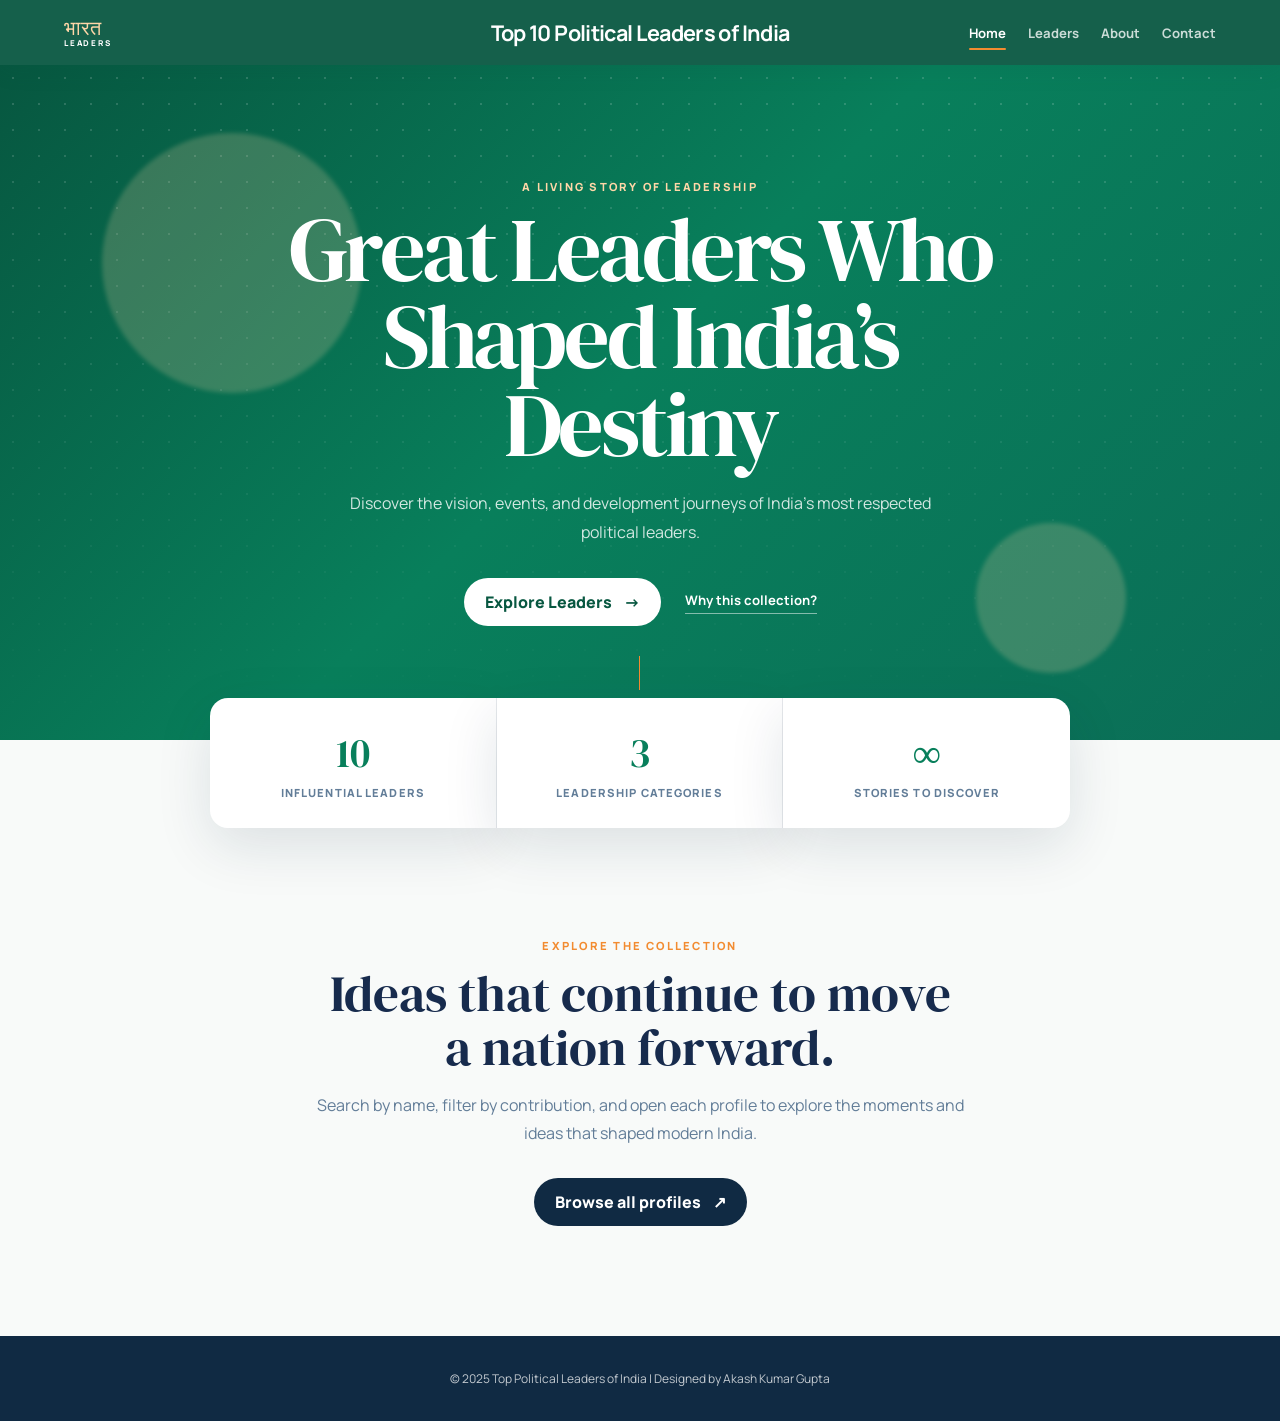
<file: index.html>
<!DOCTYPE html>
<html lang="en">
<head>
  <meta charset="UTF-8" />
  <meta name="viewport" content="width=device-width, initial-scale=1.0" />
  <title>Top 10 Political Leaders of India</title>
  <link rel="stylesheet" href="css/style.css" />
  <link rel="preconnect" href="https://fonts.googleapis.com">
  <link rel="preconnect" href="https://fonts.gstatic.com" crossorigin>
  <link href="https://fonts.googleapis.com/css2?family=Poppins:wght@400;600;700&display=swap" rel="stylesheet">
</head>
<body class="home-page">
  <header class="site-header">
    <div class="brand-mark"><span>भारत</span><small>LEADERS</small></div>
    <h1>Top 10 Political Leaders of India</h1>
    <nav>
      <a href="index.html" class="active">Home</a>
      <a href="leaders.html">Leaders</a>
      <a href="about.html">About</a>
      <a href="contact.html">Contact</a>
    </nav>
  </header>

  <section class="hero">
    <div class="hero-orb hero-orb-one"></div>
    <div class="hero-orb hero-orb-two"></div>
    <div class="hero-content">
      <p class="eyebrow">A living story of leadership</p>
    <h2>Great Leaders Who Shaped India’s Destiny</h2>
    <p>Discover the vision, events, and development journeys of India’s most respected political leaders.</p>
      <div class="hero-actions">
        <a href="leaders.html" class="btn btn-primary">Explore Leaders <span>→</span></a>
        <a href="about.html" class="text-link">Why this collection?</a>
      </div>
    </div>
    <div class="scroll-indicator" aria-hidden="true"><span></span>Scroll to explore</div>
  </section>

  <section class="home-highlights">
    <div class="stat-card"><strong>10</strong><span>Influential leaders</span></div>
    <div class="stat-card"><strong>3</strong><span>Leadership categories</span></div>
    <div class="stat-card"><strong>∞</strong><span>Stories to discover</span></div>
  </section>

  <section class="home-intro">
    <p class="eyebrow">Explore the collection</p>
    <h2>Ideas that continue to move a nation forward.</h2>
    <p>Search by name, filter by contribution, and open each profile to explore the moments and ideas that shaped modern India.</p>
    <a href="leaders.html" class="btn btn-dark">Browse all profiles <span>↗</span></a>
  </section>

  <footer>
    <p>© 2025 Top Political Leaders of India | Designed by Akash Kumar Gupta</p>
  </footer>
</body>
</html>
</file>
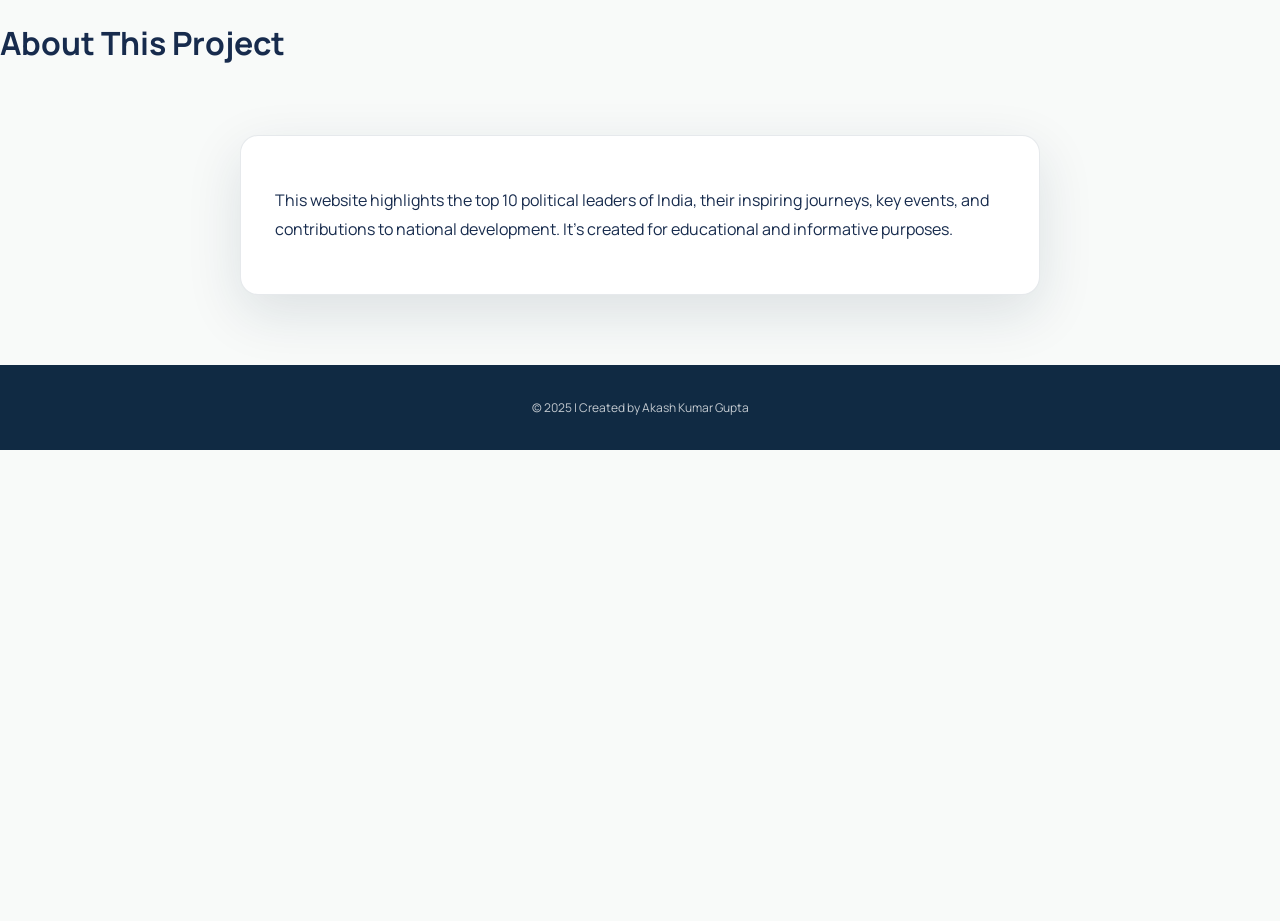
<file: about.html>
<!DOCTYPE html>
<html lang="en">
<head>
  <meta charset="UTF-8" />
  <meta name="viewport" content="width=device-width, initial-scale=1.0" />
  <title>About - Top 10 Leaders</title>
  <link rel="stylesheet" href="css/style.css" />
  <link rel="preconnect" href="https://fonts.googleapis.com">
  <link rel="preconnect" href="https://fonts.gstatic.com" crossorigin>
  <link href="https://fonts.googleapis.com/css2?family=Poppins:wght@400;600;700&display=swap" rel="stylesheet">
</head>
<body>
  <header>
    <h1>About This Project</h1>
  </header>

  <section class="about">
    <p>This website highlights the top 10 political leaders of India, their inspiring journeys, key events, and contributions to national development. It’s created for educational and informative purposes.</p>
  </section>

  <footer>
    <p>© 2025 | Created by Akash Kumar Gupta</p>
  </footer>
</body>
</html>
</file>
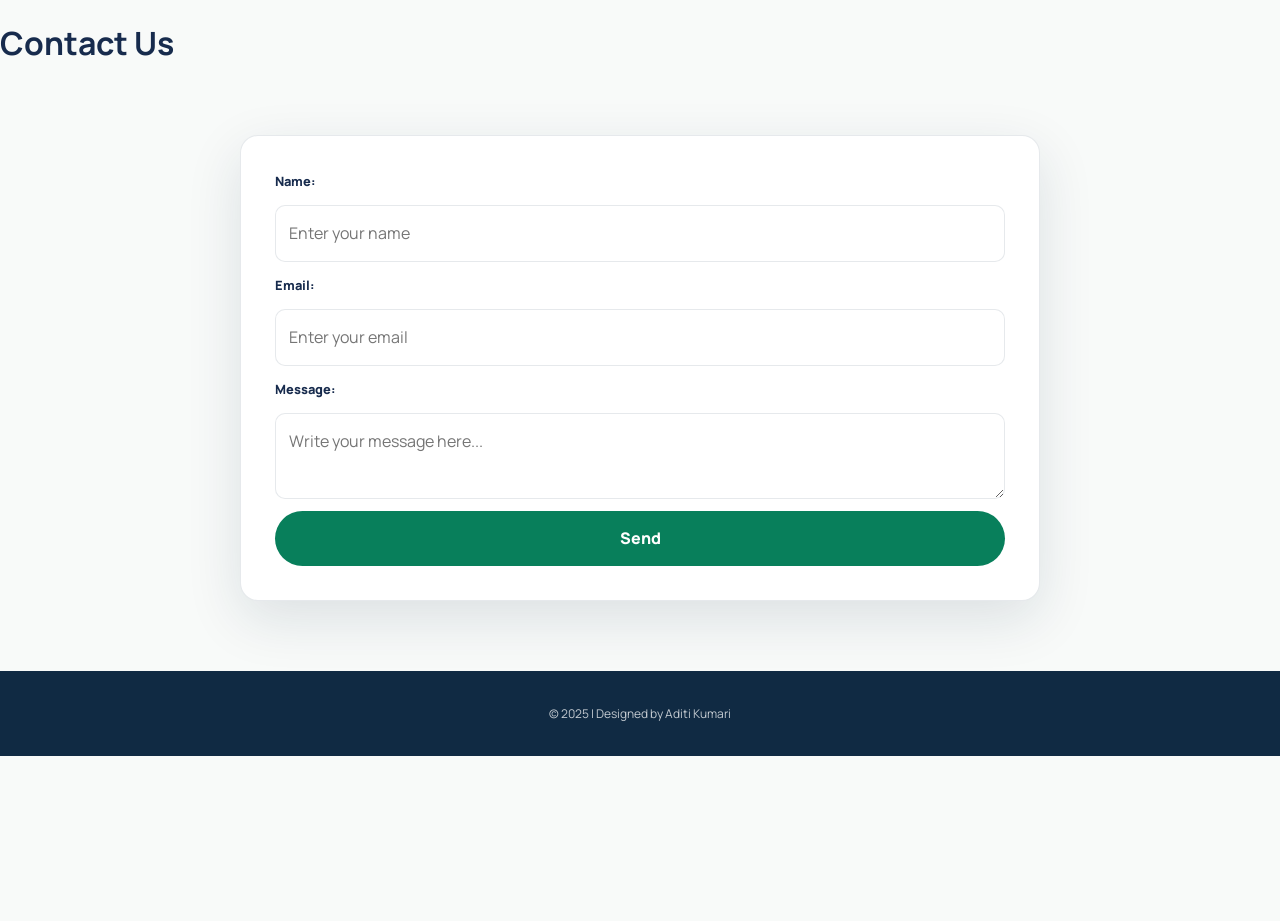
<file: contact.html>
<!DOCTYPE html>
<html lang="en">
<head>
  <meta charset="UTF-8" />
  <meta name="viewport" content="width=device-width, initial-scale=1.0" />
  <title>Contact Us</title>
  <link rel="stylesheet" href="css/style.css" />
  <link rel="preconnect" href="https://fonts.googleapis.com">
  <link rel="preconnect" href="https://fonts.gstatic.com" crossorigin>
  <link href="https://fonts.googleapis.com/css2?family=Poppins:wght@400;600;700&display=swap" rel="stylesheet">
</head>
<body>
  <header>
    <h1>Contact Us</h1>
  </header>

  <section class="contact">
    <form action="mailto:youremail@example.com" method="post" enctype="text/plain">
      <label>Name:</label>
      <input type="text" name="Name" placeholder="Enter your name" required>
      <label>Email:</label>
      <input type="email" name="Email" placeholder="Enter your email" required>
      <label>Message:</label>
      <textarea name="Message" placeholder="Write your message here..." required></textarea>
      <button type="submit">Send</button>
    </form>
  </section>

  <footer>
    <p>© 2025 | Designed by Aditi Kumari</p>
  </footer>
</body>
</html>
</file>
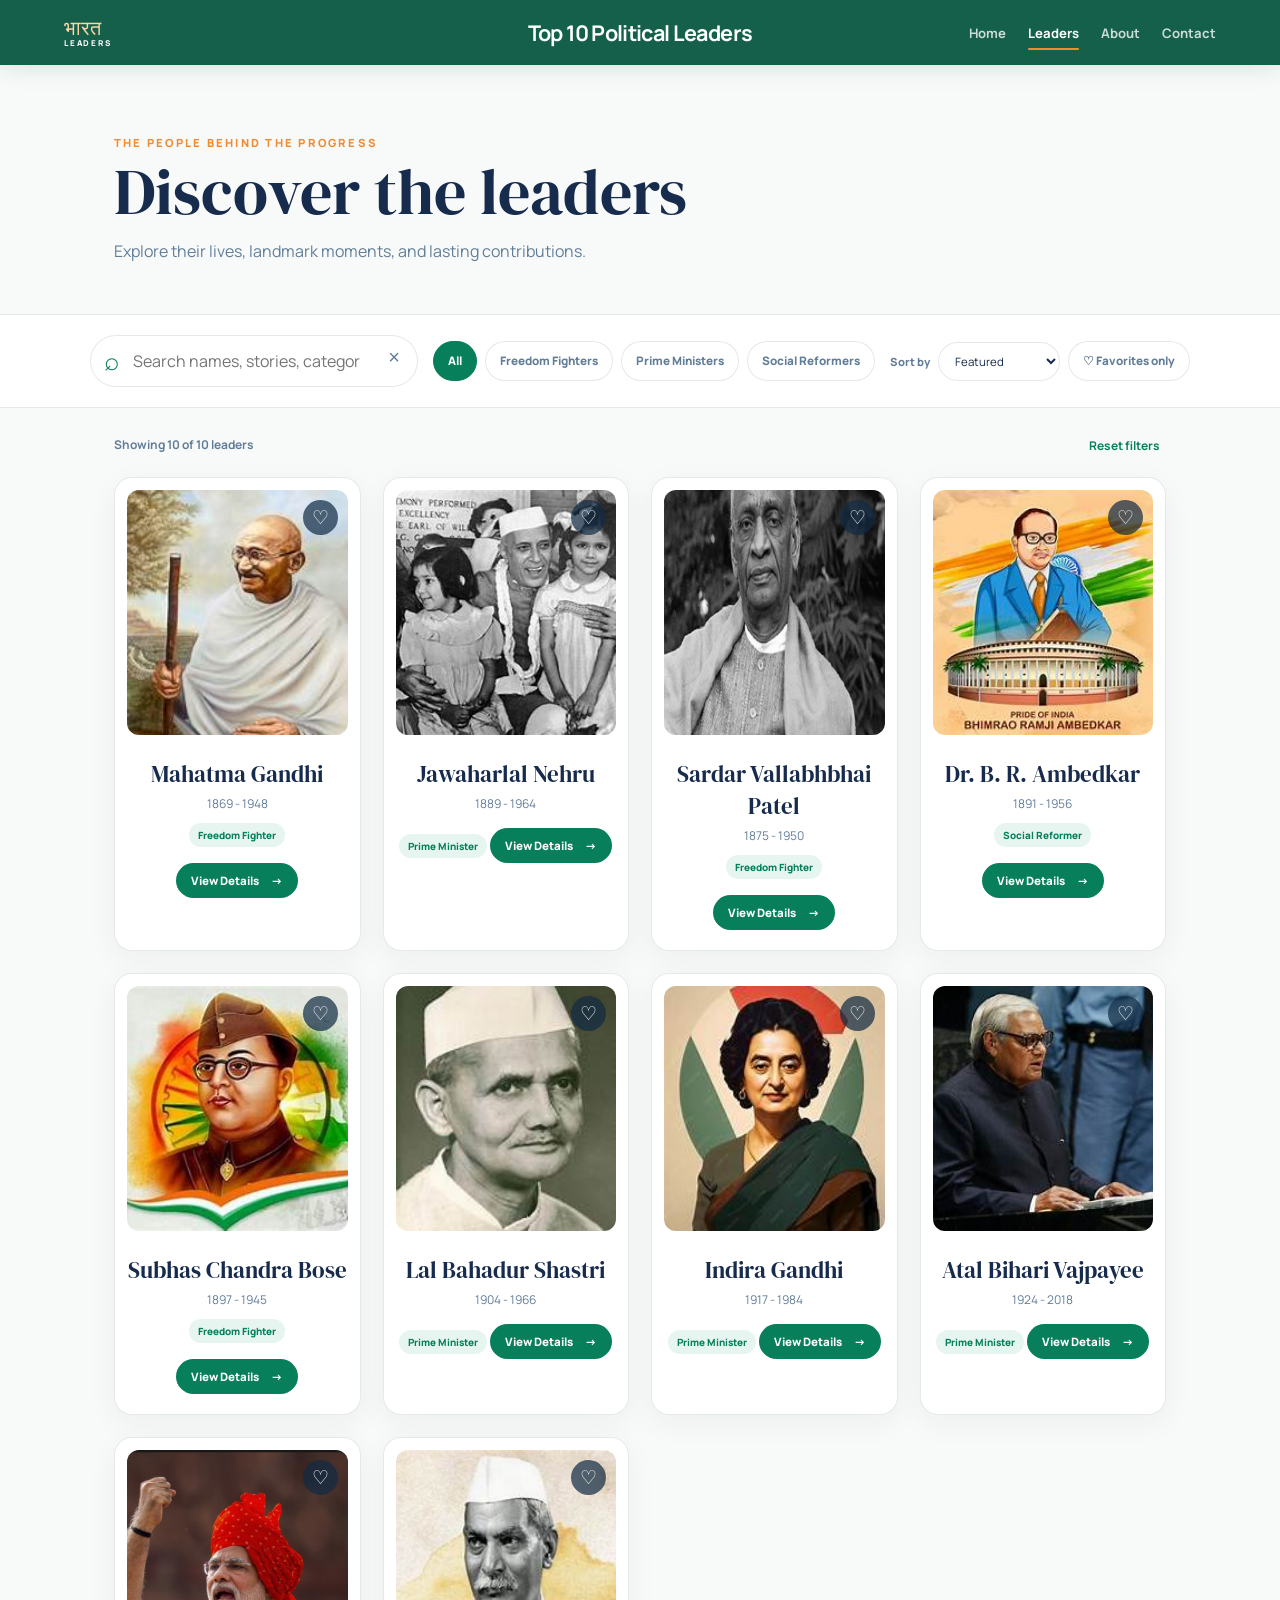
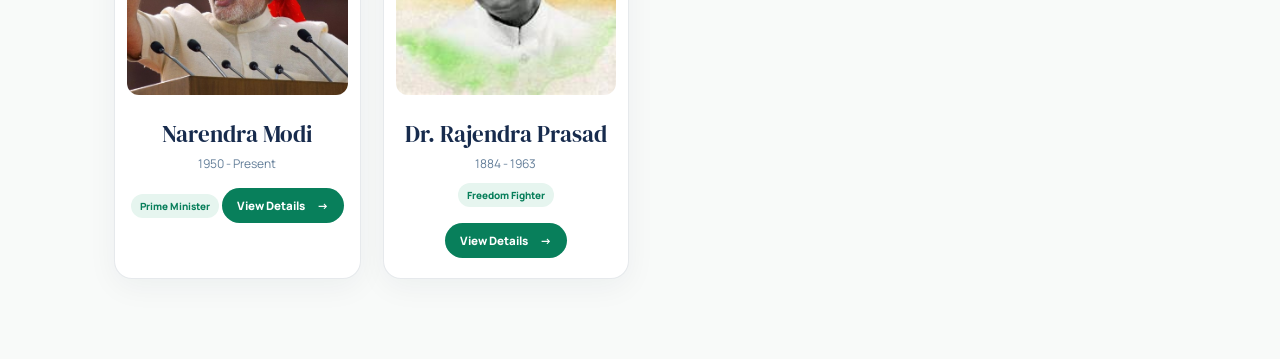
<file: leaders.html>
<!DOCTYPE html>
<html lang="en">
<head>
  <meta charset="UTF-8" />
  <meta name="viewport" content="width=device-width, initial-scale=1.0" />
  <title>All Leaders - Top 10 Political Leaders of India</title>
  <link rel="stylesheet" href="css/style.css" />
  <link rel="preconnect" href="https://fonts.googleapis.com">
  <link rel="preconnect" href="https://fonts.gstatic.com" crossorigin>
  <link href="https://fonts.googleapis.com/css2?family=Poppins:wght@400;600;700&display=swap" rel="stylesheet">
</head>
<body class="leaders-page">
  <header class="site-header">
    <div class="brand-mark"><span>भारत</span><small>LEADERS</small></div>
    <h1>Top 10 Political Leaders</h1>
    <nav>
      <a href="index.html">Home</a>
      <a href="leaders.html" class="active">Leaders</a>
      <a href="about.html">About</a>
      <a href="contact.html">Contact</a>
    </nav>
  </header>

  <section class="page-heading">
    <p class="eyebrow">The people behind the progress</p>
    <h2>Discover the leaders</h2>
    <p>Explore their lives, landmark moments, and lasting contributions.</p>
  </section>

  <section class="controls-container">
    <div class="search-wrap">
      <span aria-hidden="true">⌕</span>
      <input type="search" id="searchBar" placeholder="Search names, stories, categories..." aria-label="Search leaders">
      <button id="clearSearch" class="clear-search" type="button" aria-label="Clear search">&times;</button>
    </div>
    <nav class="filter-nav" id="filterNav">
      <button class="filter-btn active" data-category="all">All</button>
      <button class="filter-btn" data-category="Freedom Fighter">Freedom Fighters</button>
      <button class="filter-btn" data-category="Prime Minister">Prime Ministers</button>
      <button class="filter-btn" data-category="Social Reformer">Social Reformers</button>
    </nav>
    <div class="list-options">
      <label for="sortSelect">Sort by</label>
      <select id="sortSelect">
        <option value="default">Featured</option>
        <option value="name">Name A-Z</option>
        <option value="oldest">Oldest first</option>
        <option value="favorites">Favorites</option>
      </select>
      <button id="favoritesToggle" class="favorites-toggle" type="button">♡ Favorites only</button>
    </div>
  </section>

  <div class="results-bar"><span id="resultCount">Loading leaders...</span><button id="resetFilters" type="button">Reset filters</button></div>
  <section class="leaders-grid" id="leadersGrid">
    </section>

  <div class="modal-overlay" id="modalOverlay">
    <div class="modal-content">
      <button class="modal-close" id="modalClose">&times;</button>
      <div id="modalBody">
        </div>
    </div>
  </div>

  <script src="js/script.js"></script>
</body>
</html>
</file>
<file: css/style.css>
@import url('https://fonts.googleapis.com/css2?family=DM+Serif+Display&family=Manrope:wght@400;500;600;700;800&display=swap');

:root {
  --saffron: #f28b30;
  --green: #087f5b;
  --deep-green: #075740;
  --navy: #102a43;
  --ink: #172b4d;
  --muted: #627d98;
  --paper: #f8faf9;
  --line: rgba(16, 42, 67, .1);
  --shadow: 0 18px 55px rgba(16, 42, 67, .12);
}

* { box-sizing: border-box; }
html { scroll-behavior: smooth; }
body {
  margin: 0;
  min-height: 100vh;
  font-family: 'Manrope', Arial, sans-serif;
  color: var(--ink);
  background: var(--paper);
}
body::selection { background: var(--saffron); color: white; }

.site-header {
  position: sticky;
  top: 0;
  z-index: 20;
  display: grid;
  grid-template-columns: 1fr auto 1fr;
  align-items: center;
  gap: 24px;
  padding: 18px clamp(20px, 5vw, 72px);
  color: white;
  background: rgba(7, 87, 64, .94);
  box-shadow: 0 4px 24px rgba(7, 87, 64, .12);
  backdrop-filter: blur(12px);
}
.site-header h1 { margin: 0; text-align: center; font-size: clamp(1rem, 2vw, 1.35rem); letter-spacing: -.03em; }
.site-header nav { display: flex; justify-content: flex-end; gap: 22px; }
.site-header nav a {
  position: relative;
  color: rgba(255,255,255,.78);
  text-decoration: none;
  font-weight: 700;
  font-size: .82rem;
  transition: color .25s ease;
}
.site-header nav a:hover, .site-header nav a.active { color: white; }
.site-header nav a.active::after {
  content: '';
  position: absolute;
  height: 2px;
  left: 0; right: 0; bottom: -8px;
  background: var(--saffron);
  border-radius: 99px;
}
.brand-mark { display: flex; flex-direction: column; gap: 1px; width: max-content; line-height: 1; }
.brand-mark span { font-family: 'DM Serif Display', serif; font-size: 1.25rem; color: #ffd7a8; }
.brand-mark small { font-size: .5rem; letter-spacing: .22em; font-weight: 800; }

.hero {
  position: relative;
  min-height: min(680px, 75vh);
  display: grid;
  place-items: center;
  overflow: hidden;
  padding: 80px 20px;
  color: white;
  text-align: center;
  background: linear-gradient(135deg, #075740 0%, #087f5b 48%, #0b6e57 100%);
}
.hero::before {
  content: '';
  position: absolute;
  inset: 0;
  opacity: .16;
  background-image: radial-gradient(#fff 1px, transparent 1px);
  background-size: 26px 26px;
  mask-image: linear-gradient(to bottom, black, transparent);
}
.hero-content { position: relative; max-width: 850px; animation: rise-in .9s both ease-out; }
.hero h2 { max-width: 780px; margin: 12px auto 20px; font-family: 'DM Serif Display', Georgia, serif; font-size: clamp(3rem, 7vw, 6.8rem); font-weight: 400; line-height: .98; letter-spacing: -.04em; }
.hero-content > p:not(.eyebrow) { max-width: 600px; margin: auto; color: rgba(255,255,255,.82); line-height: 1.8; }
.eyebrow { margin: 0; color: var(--saffron); text-transform: uppercase; letter-spacing: .2em; font-size: .7rem; font-weight: 800; }
.hero .eyebrow { color: #ffd7a8; }
.hero-actions { display: flex; justify-content: center; align-items: center; gap: 24px; margin-top: 32px; }
.hero-orb { position: absolute; border-radius: 50%; filter: blur(2px); opacity: .2; background: #ffd7a8; animation: drift 8s ease-in-out infinite alternate; }
.hero-orb-one { width: 260px; height: 260px; top: 10%; left: 8%; }
.hero-orb-two { width: 150px; height: 150px; right: 12%; bottom: 10%; animation-delay: -3s; }
.scroll-indicator { position: absolute; bottom: 28px; display: flex; flex-direction: column; gap: 8px; align-items: center; color: rgba(255,255,255,.65); font-size: .65rem; letter-spacing: .14em; text-transform: uppercase; }
.scroll-indicator span { width: 1px; height: 34px; background: var(--saffron); animation: pulse-line 1.6s infinite; }

.btn { display: inline-flex; align-items: center; gap: 12px; border: 0; border-radius: 99px; padding: 13px 21px; font: inherit; font-weight: 800; text-decoration: none; cursor: pointer; transition: transform .25s ease, box-shadow .25s ease, background .25s ease; }
.btn:hover { transform: translateY(-3px); box-shadow: 0 12px 24px rgba(0,0,0,.15); }
.btn-primary { color: var(--deep-green); background: #fff; }
.btn-dark { color: white; background: var(--navy); }
.text-link { color: white; font-size: .82rem; font-weight: 700; text-decoration: none; border-bottom: 1px solid rgba(255,255,255,.5); padding-bottom: 4px; }

.home-highlights { position: relative; display: grid; grid-template-columns: repeat(3, 1fr); max-width: 900px; margin: -42px auto 0; padding: 0 20px; z-index: 2; }
.stat-card { padding: 28px; text-align: center; background: white; border-right: 1px solid var(--line); box-shadow: var(--shadow); }
.stat-card:first-child { border-radius: 18px 0 0 18px; }
.stat-card:last-child { border-radius: 0 18px 18px 0; border: 0; }
.stat-card strong { display: block; color: var(--green); font-family: 'DM Serif Display', serif; font-size: 2.5rem; font-weight: 400; }
.stat-card span { display: block; margin-top: 5px; color: var(--muted); font-size: .7rem; font-weight: 800; text-transform: uppercase; letter-spacing: .1em; }
.home-intro { max-width: 700px; margin: 110px auto; padding: 0 24px; text-align: center; }
.home-intro h2 { margin: 14px 0; font-family: 'DM Serif Display', serif; font-size: clamp(2rem, 4vw, 3.4rem); line-height: 1.05; font-weight: 400; }
.home-intro > p:not(.eyebrow) { color: var(--muted); line-height: 1.8; }
.home-intro .btn { margin-top: 14px; }

.page-heading { max-width: 1100px; margin: 0 auto; padding: 70px 24px 36px; }
.page-heading h2 { margin: 10px 0; font-family: 'DM Serif Display', serif; font-size: clamp(2.7rem, 5vw, 4.6rem); font-weight: 400; line-height: 1; }
.page-heading > p:last-child { color: var(--muted); }
.controls-container { display: flex; flex-wrap: wrap; gap: 15px; align-items: center; padding: 20px max(24px, calc((100% - 1100px) / 2)); background: white; border-top: 1px solid var(--line); border-bottom: 1px solid var(--line); }
.search-wrap { position: relative; flex: 1 1 270px; }
.search-wrap > span { position: absolute; top: 8px; left: 14px; color: var(--green); font-size: 1.6rem; }
#searchBar { width: 100%; padding: 14px 42px; border: 1px solid var(--line); border-radius: 99px; outline: none; color: var(--ink); font: inherit; transition: border .2s, box-shadow .2s; }
#searchBar:focus { border-color: var(--green); box-shadow: 0 0 0 4px rgba(8,127,91,.12); }
.clear-search { position: absolute; top: 7px; right: 9px; width: 30px; height: 30px; border: 0; border-radius: 50%; background: transparent; color: var(--muted); font-size: 1.25rem; cursor: pointer; }
.filter-nav { display: flex; gap: 8px; overflow-x: auto; }
.filter-btn, .favorites-toggle { border: 1px solid var(--line); border-radius: 99px; padding: 11px 14px; background: white; color: var(--muted); font: inherit; font-size: .73rem; font-weight: 800; white-space: nowrap; cursor: pointer; transition: all .2s ease; }
.filter-btn:hover, .favorites-toggle:hover { border-color: var(--green); color: var(--green); }
.filter-btn.active, .favorites-toggle.active { color: white; background: var(--green); border-color: var(--green); }
.list-options { display: flex; align-items: center; gap: 8px; margin-left: auto; }
.list-options label { color: var(--muted); font-size: .7rem; font-weight: 800; }
#sortSelect { padding: 10px 28px 10px 12px; border: 1px solid var(--line); border-radius: 99px; color: var(--ink); background: white; font: inherit; font-size: .72rem; }
.results-bar { display: flex; justify-content: space-between; max-width: 1100px; margin: 28px auto 0; padding: 0 24px; color: var(--muted); font-size: .75rem; font-weight: 700; }
#resetFilters { border: 0; color: var(--green); background: none; font: inherit; cursor: pointer; }
.leaders-grid { display: grid; grid-template-columns: repeat(auto-fit, minmax(230px, 1fr)); gap: 22px; max-width: 1100px; margin: 0 auto; padding: 22px 24px 80px; }
.leader-card { position: relative; overflow: hidden; padding: 12px 12px 20px; border: 1px solid var(--line); border-radius: 18px; background: white; box-shadow: 0 8px 30px rgba(16,42,67,.05); text-align: center; animation: card-in .5s both ease-out; transition: transform .3s ease, box-shadow .3s ease; }
.leader-card:hover { transform: translateY(-8px); box-shadow: var(--shadow); }
.leader-card img { width: 100%; height: 245px; border-radius: 12px; object-fit: cover; background: #f2f5f3; transition: transform .5s ease; }
.leader-card:hover img { transform: scale(1.04); }
.leader-card h3 { margin: 18px 0 5px; color: var(--ink); font-family: 'DM Serif Display', serif; font-size: 1.45rem; font-weight: 400; }
.leader-card p { margin: 0; color: var(--muted); font-size: .75rem; }
.category-badge { display: inline-block; margin-top: 11px; padding: 5px 9px; border-radius: 99px; color: var(--green); background: #e6f5ef; font-size: .62rem; font-weight: 800; }
.leader-card .btn { margin-top: 16px; padding: 10px 15px; color: white; background: var(--green); font-size: .72rem; }
.favorite-btn { position: absolute; top: 22px; right: 22px; width: 35px; height: 35px; border: 0; border-radius: 50%; color: white; background: rgba(16,42,67,.7); font-size: 1.2rem; cursor: pointer; transition: transform .2s, background .2s; }
.favorite-btn:hover, .favorite-btn.active { color: #ffcf70; background: var(--navy); transform: scale(1.12); }

.modal-overlay { position: fixed; inset: 0; display: none; justify-content: center; align-items: center; z-index: 1000; padding: 20px; background: rgba(7,28,39,.78); backdrop-filter: blur(8px); }
.modal-overlay.active { display: flex; animation: fade-in .25s both; }
.modal-content { width: 100%; max-width: 680px; max-height: 90vh; overflow-y: auto; padding: 34px; border-radius: 22px; background: white; box-shadow: 0 24px 80px rgba(0,0,0,.3); animation: modal-in .35s both cubic-bezier(.2,.8,.2,1); }
.modal-close { float: right; border: 0; color: var(--muted); background: none; font-size: 2rem; cursor: pointer; }
#modalBody .modal-portrait { float: right; width: 185px; height: 185px; margin: 0 0 15px 22px; border-radius: 15px; object-fit: cover; }
#modalBody h2 { margin: 0; color: var(--green); font-family: 'DM Serif Display', serif; font-size: 2.5rem; font-weight: 400; }
#modalBody h3 { clear: both; margin-top: 28px; padding-bottom: 8px; border-bottom: 2px solid #edf2ef; }
.bio { color: var(--muted); line-height: 1.7; }
.quote { margin: 22px 0; padding-left: 16px; border-left: 3px solid var(--saffron); color: var(--green); font-size: 1.05rem; font-style: italic; }
.event-list { padding: 0; list-style: none; }
.event-link { color: inherit; text-decoration: none; }
.event-item { display: flex; align-items: center; gap: 14px; margin-bottom: 10px; padding: 9px; border-radius: 12px; background: #f6f9f7; transition: transform .2s, background .2s; }
.event-item:hover { transform: translateX(4px); background: #e9f4ef; }
.event-item p { margin: 0; font-size: .82rem; font-weight: 700; }
.event-image { width: 55px; height: 55px; border-radius: 8px; object-fit: cover; }
.wiki-btn { margin-top: 18px; color: white; background: var(--navy); }

.about, .contact { max-width: 800px; margin: 70px auto; padding: 34px; border: 1px solid var(--line); border-radius: 18px; background: white; box-shadow: var(--shadow); line-height: 1.8; }
.contact form { display: flex; flex-direction: column; gap: 12px; }
.contact label { font-weight: 800; font-size: .8rem; }
.contact input, .contact textarea { padding: 13px; border: 1px solid var(--line); border-radius: 10px; font: inherit; }
.contact button { border: 0; border-radius: 99px; padding: 13px; color: white; background: var(--green); font: inherit; font-weight: 800; cursor: pointer; }
footer { margin-top: auto; padding: 22px; color: rgba(255,255,255,.75); background: var(--navy); text-align: center; font-size: .75rem; }

@keyframes rise-in { from { opacity: 0; transform: translateY(24px); } to { opacity: 1; transform: translateY(0); } }
@keyframes card-in { from { opacity: 0; transform: translateY(16px); } to { opacity: 1; transform: translateY(0); } }
@keyframes fade-in { from { opacity: 0; } to { opacity: 1; } }
@keyframes modal-in { from { opacity: 0; transform: translateY(25px) scale(.97); } to { opacity: 1; transform: translateY(0) scale(1); } }
@keyframes drift { from { transform: translate(0, 0) scale(1); } to { transform: translate(28px, 20px) scale(1.12); } }
@keyframes pulse-line { 50% { opacity: .25; transform: scaleY(.65); } }

@media (max-width: 760px) {
  .site-header { grid-template-columns: 1fr auto; gap: 12px; }
  .site-header h1 { display: none; }
  .site-header nav { grid-column: 1 / -1; justify-content: center; order: 3; gap: 18px; }
  .site-header nav a { font-size: .72rem; }
  .hero { min-height: 620px; }
  .hero-actions { flex-direction: column; gap: 18px; }
  .home-highlights { grid-template-columns: 1fr; margin-top: -20px; }
  .stat-card, .stat-card:first-child, .stat-card:last-child { border-radius: 0; border-bottom: 1px solid var(--line); }
  .stat-card:first-child { border-radius: 18px 18px 0 0; }
  .stat-card:last-child { border-radius: 0 0 18px 18px; }
  .controls-container { align-items: stretch; }
  .filter-nav { order: 2; width: 100%; }
  .list-options { width: 100%; margin-left: 0; justify-content: space-between; }
  #modalBody .modal-portrait { float: none; width: 100%; height: 220px; margin: 0 0 18px; }
}
@media (prefers-reduced-motion: reduce) {
  *, *::before, *::after { scroll-behavior: auto !important; animation-duration: .01ms !important; transition-duration: .01ms !important; }
}
</file>
